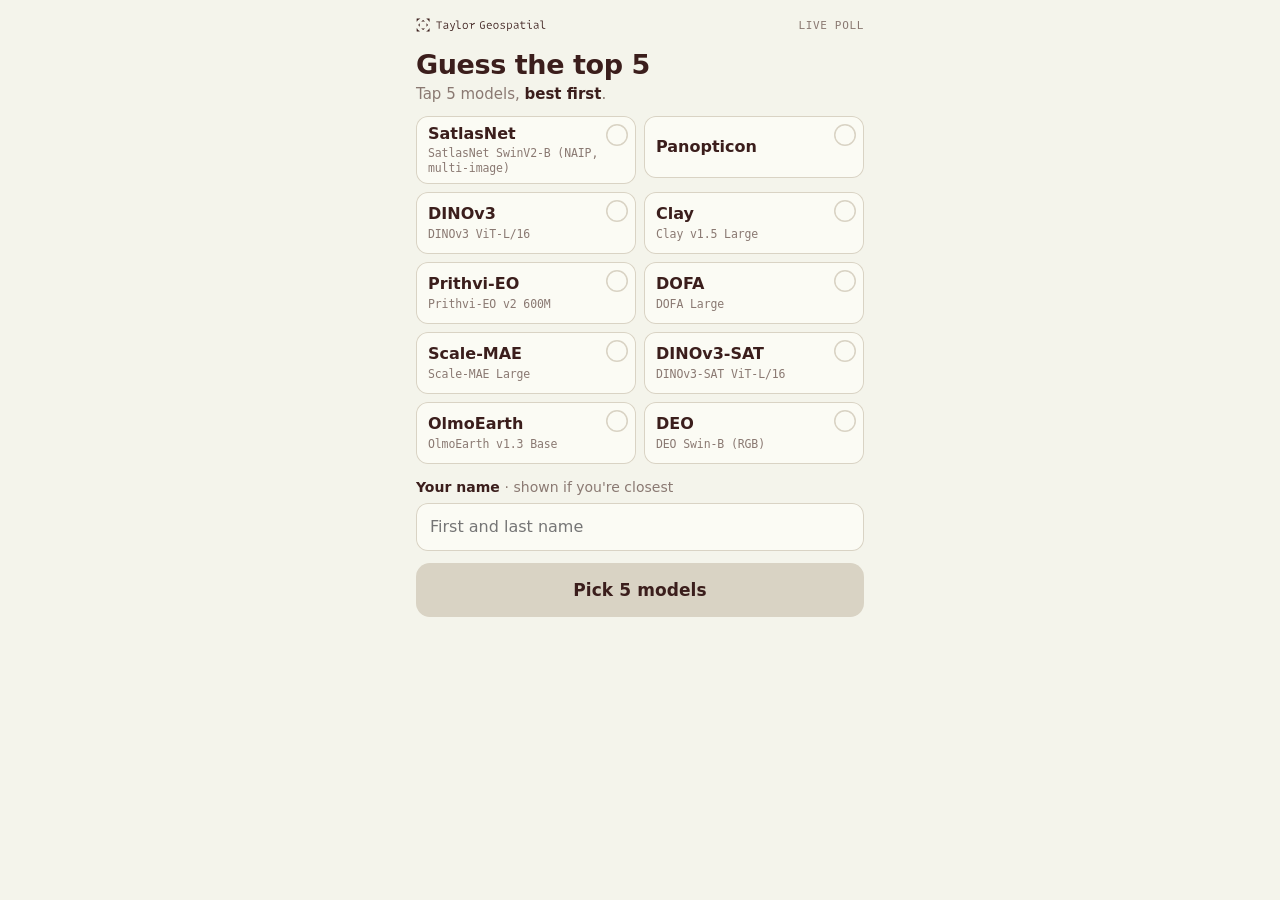
<file: index.html>
<!doctype html>
<html lang="en">
<head>
<meta charset="utf-8">
<meta name="viewport" content="width=device-width, initial-scale=1, viewport-fit=cover">
<meta name="theme-color" content="#F4F4EB">
<meta name="color-scheme" content="light only">
<meta name="robots" content="noindex">
<title>Guess the top 5</title>
<style>
:root {
--brown: #3B1E1C; --ivory: #F4F4EB; --peri: #80A0D8; --red: #FF4F2C;
--muted: #8A7972; --rule: #D9D3C4; --card: #FBFBF4; --peri-wash: #E6ECF4;
--sans: "Open Sans", system-ui, -apple-system, "Segoe UI", Roboto, "Helvetica Neue", Arial, sans-serif;
--mono: "Inconsolata", ui-monospace, "SF Mono", Menlo, Consolas, "Roboto Mono", monospace;
--ease: cubic-bezier(.2, .9, .3, 1.25);
}
* { box-sizing: border-box; }
html { -webkit-text-size-adjust: 100%; text-size-adjust: 100%; }
body {
margin: 0; background: var(--ivory); color: var(--brown); font: 15px/1.35 var(--sans);
-webkit-tap-highlight-color: transparent; overflow-x: hidden;
}
button, input { font: inherit; color: inherit; }
button { -webkit-appearance: none; appearance: none; border: 0; background: none; padding: 0; cursor: pointer; touch-action: manipulation; }
.wrap {
max-width: 480px; margin: 0 auto;
padding: max(14px, env(safe-area-inset-top)) max(16px, env(safe-area-inset-right)) max(18px, env(safe-area-inset-bottom)) max(16px, env(safe-area-inset-left));
}
header { display: flex; align-items: center; justify-content: space-between; height: 22px; margin-bottom: 14px; }
.logo { height: 14px; width: auto; fill: var(--brown); display: block; }
.tag { font: 500 11px/1 var(--mono); letter-spacing: .06em; text-transform: uppercase; color: var(--muted); }
h1 { font-size: 27px; line-height: 1.1; font-weight: 700; letter-spacing: -.015em; margin: 0 0 4px; }
.lead { margin: 0 0 12px; color: var(--muted); font-size: 15px; }
.lead b { color: var(--brown); font-weight: 600; }

/* ---- the 10 cards */
.grid { display: grid; grid-template-columns: 1fr 1fr; gap: 8px; margin: 0 0 14px; padding: 0; list-style: none; }
.card {
position: relative; display: flex; flex-direction: column; justify-content: center; text-align: left;
width: 100%; min-height: 62px; padding: 9px 8px 9px 12px; border-radius: 12px;
background: var(--card); box-shadow: inset 0 0 0 1px var(--rule);
transition: transform .12s ease, opacity .2s ease, background-color .15s ease, box-shadow .15s ease;
-webkit-user-select: none; user-select: none;
}
.card:active { transform: scale(.965); }
.card .nm { font-size: 16px; font-weight: 650; line-height: 1.15; overflow-wrap: anywhere; padding-right: 24px; }
.card .md {
font: 11.5px/1.25 var(--mono); letter-spacing: -.01em; color: var(--muted); margin-top: 3px;
display: -webkit-box; -webkit-line-clamp: 2; -webkit-box-orient: vertical; overflow: hidden;
}
.card[aria-pressed="true"] { background: var(--peri-wash); box-shadow: inset 0 0 0 2px var(--brown); }
.card .badge {
position: absolute; top: 8px; right: 8px; width: 22px; height: 22px; border-radius: 50%;
box-shadow: inset 0 0 0 1.5px var(--rule); font: 700 13px/22px var(--sans); text-align: center; color: transparent;
}
.card[aria-pressed="true"] .badge { background: var(--brown); color: var(--ivory); box-shadow: none; animation: pop .32s var(--ease); }
.card[data-first] .badge { background: var(--red); }
.card .badge.bump { animation: bump .28s var(--ease); }
.full .card[aria-pressed="false"] { opacity: .38; }
.full .card[aria-pressed="false"]:active { transform: none; }
@keyframes pop { 0% { transform: scale(.3); } 100% { transform: scale(1); } }
@keyframes bump { 0% { transform: scale(1); } 40% { transform: scale(1.28); } 100% { transform: scale(1); } }
.grid.nudge { animation: nudge .36s ease; }
@keyframes nudge { 20% { transform: translateX(-5px); } 45% { transform: translateX(5px); } 70% { transform: translateX(-3px); } 100% { transform: none; } }

/* ---- name + submit */
label.f { display: block; font-weight: 600; font-size: 14px; margin: 0 0 6px; }
label.f span { font-weight: 400; color: var(--muted); }
input#name {
display: block; width: 100%; height: 48px; padding: 0 14px; font-size: 16px; /* 16px: no iOS zoom */
border: 0; border-radius: 12px; background: var(--card); box-shadow: inset 0 0 0 1px var(--rule); outline: none;
transition: box-shadow .15s ease;
}
input#name:focus { box-shadow: inset 0 0 0 2px var(--peri); }
input#name.nudge { animation: nudge .36s ease; box-shadow: inset 0 0 0 2px var(--red); }
.btn {
display: block; width: 100%; height: 54px; margin-top: 12px; border-radius: 14px;
background: var(--brown); color: var(--ivory); font-size: 17px; font-weight: 700; letter-spacing: .005em;
transition: transform .12s ease, background-color .2s ease, color .2s ease;
}
.btn:active { transform: scale(.98); }
.btn.wait { background: var(--rule); color: var(--brown); }
.btn.ghost { background: transparent; color: var(--brown); box-shadow: inset 0 0 0 1.5px var(--brown); height: 48px; font-size: 16px; }

/* ---- locked in */
#done { text-align: center; padding-top: 6px; }
.mark { width: 76px; height: 76px; display: block; margin: 10px auto 10px; fill: var(--brown); overflow: visible; }
.mark g { transform-box: view-box; transform-origin: 108px 108px; }
.go .mark .c { animation: lockC .6s var(--ease) both; }
.go .mark .a { animation: lockA .5s .18s cubic-bezier(.2, .8, .3, 1) both; }
@keyframes lockC { 0% { transform: scale(1.6) rotate(-12deg); opacity: 0; } 100% { transform: none; opacity: 1; } }
@keyframes lockA { 0% { transform: scale(.4); opacity: 0; } 100% { transform: none; opacity: 1; } }
#done h1 { font-size: 30px; }
#who { color: var(--muted); margin: 0 0 18px; overflow-wrap: anywhere; }
ol.picks { list-style: none; margin: 0 auto 16px; padding: 0; max-width: 340px; text-align: left; }
ol.picks li {
display: flex; align-items: center; gap: 12px; padding: 10px 12px; margin-bottom: 6px;
background: var(--card); border-radius: 12px; box-shadow: inset 0 0 0 1px var(--rule);
}
.go ol.picks li { animation: rise .35s cubic-bezier(.2, .8, .3, 1) both; }
ol.picks li .n { flex: none; width: 24px; height: 24px; border-radius: 50%; background: var(--brown); color: var(--ivory); font: 700 13px/24px var(--sans); text-align: center; }
ol.picks li:first-child .n { background: var(--red); }
ol.picks li .t { min-width: 0; }
ol.picks li .t b { display: block; font-weight: 650; font-size: 16px; line-height: 1.2; }
ol.picks li .t i { display: block; font: normal 11.5px/1.25 var(--mono); color: var(--muted); white-space: nowrap; overflow: hidden; text-overflow: ellipsis; }
@keyframes rise { from { transform: translateY(8px); opacity: 0; } to { transform: none; opacity: 1; } }
.status { display: inline-flex; align-items: center; gap: 8px; font: 500 12px/1 var(--mono); letter-spacing: .04em; text-transform: uppercase; color: var(--muted); margin: 0 0 14px; min-height: 16px; }
.status::before { content: ""; width: 8px; height: 8px; border-radius: 50%; background: var(--rule); }
.status[data-s="sent"]::before { background: #7FB23A; }
.status[data-s="sending"]::before { background: var(--peri); animation: blink 1s ease-in-out infinite; }
.status[data-s="wait"]::before { background: var(--red); animation: blink 1.4s ease-in-out infinite; }
.status[data-s="dry"]::before { background: var(--peri); }
@keyframes blink { 50% { opacity: .25; } }
.hint { color: var(--muted); font-size: 14px; margin: 14px 0 0; }
[hidden] { display: none !important; }

@media (max-height: 680px) {
header { margin-bottom: 10px; }
h1 { font-size: 24px; }
.lead { margin-bottom: 10px; }
.card { min-height: 56px; padding-top: 7px; padding-bottom: 7px; }
.grid { gap: 7px; }
}
@media (prefers-reduced-motion: reduce) {
*, *::before, *::after { animation: none !important; transition: none !important; }
}
</style>
</head>
<body>
<div class="wrap">
<header>
<svg class="logo" viewBox="0 0 753.1 81.1" role="img" aria-label="Taylor Geospatial"><path d="M117.4,20.7h33.4v4.2h-14.3v37.9h-4.9V24.9h-14.2s0-4.2,0-4.2Z"/><path d="M170.4,43.6l10.7-.6v-2c0-6.2-3.1-8.7-9.2-8.7s-8.1.8-10,1.3l-.4-4.4c1-.3,5.2-1.1,10.4-1.1,9.8,0,14,4.2,14,12.7v10.3c0,3.9.5,8,1.1,11.7l-3.6.6c-.6-2.5-1.1-5-1.4-7.5h-.2c-2.1,5.3-6.8,7.7-12.2,7.7s-10.9-4.2-10.9-10.4,3.3-9,11.8-9.4v-.2ZM170.4,59.4c5,0,10.6-3.4,10.6-9.1v-3.8l-9.4.6c-6.6.4-8.2,2.9-8.2,5.9,0,4.3,2.6,6.4,7,6.4h0Z"/><path d="M201.4,75.8c-2,0-3.6-.3-5.3-.8l.4-4.4c1.4.4,3.2.9,5.1.9,4.5,0,7.2-1.6,9.6-7.4l-14.3-35,4.9-.8,7.9,20.4c1.1,2.8,2.3,5.9,3.4,8.7h.3l8.3-29.1,4.8.7-10,32.8c-3.2,10.5-7.5,14-15,14h0Z"/><path d="M240.2,50.2v-31.3l-9.7.4.4-4.5h14.2v34.3c0,6.5,2.4,10,8.1,10s4.8-.5,6.5-1l.5,4.5c-1.7.5-4.5,1-7.4,1-9,0-12.6-5-12.6-13.3h0Z"/><path d="M270.5,47.1v-2.8c0-10.3,5.3-16.4,14.9-16.4s14.8,6.1,14.8,16.4v2.8c0,10.3-5.3,16.4-14.9,16.4s-14.8-6.1-14.8-16.4ZM285.4,59.2c6.7,0,10.1-4.2,10.1-12.1v-2.8c0-8-3.4-12.1-10-12.1s-10.1,4.1-10.1,12.1v2.8c0,8,3.4,12.1,10,12.1Z"/><path d="M318.5,32.5l-9.1.4.4-4.3h13l.2,9.7h.2c3.7-4.6,10.8-9.2,16.3-10.9l1.9,5.5c-6.5,1.5-13.2,5-18,9.4v20.6h-4.8v-30.3h-.1Z"/><path d="M386.3,39.8h12v19.8c-3,2.2-6.3,3.3-11.5,3.3-9.9,0-15.5-6-15.5-17v-9.6c0-10,5.7-16.9,16.1-16.9s7.5.4,9.6.7l-.7,4.2c-2.1-.3-5.3-.7-9.5-.7-6.7,0-10.7,4.8-10.7,12.6v9.6c0,8,4,12.8,11.1,12.8s4.5-.5,6.1-1.2v-13.7l-7.2.3s.2-4.2.2-4.2Z"/><path d="M414.8,46.6c.1,7.7,4,11.9,11.5,11.9s6.5-1,9.3-2.5l1.3,3.8c-3.4,2-6.9,3-11.1,3-9.8,0-15.7-5.8-15.7-16.5v-2.8c0-9.8,5.5-16.4,14.8-16.4s14.3,6.4,14.3,16.2v3.3h-24.4ZM434.3,42.8c-.2-7.3-3.6-11.4-9.6-11.4s-9.8,4-9.9,11.4h19.5Z"/><path d="M448.4,46.4v-2.8c0-10.3,5.3-16.4,14.9-16.4s14.8,6.1,14.8,16.4v2.8c0,10.3-5.3,16.4-14.9,16.4s-14.8-6.1-14.8-16.4ZM463.3,58.5c6.7,0,10.1-4.2,10.1-12.1v-2.8c0-8-3.4-12.1-10-12.1s-10.1,4.1-10.1,12.1v2.8c0,8,3.4,12.1,10,12.1Z"/><path d="M488.3,58.8l1.8-3.9c2.7,1.7,7.4,3.8,12.5,3.8s8.7-1.8,8.7-5.9-1.5-4.4-6.5-5.6l-6.8-1.7c-4.8-1.2-7.7-4-7.7-8.7s5-9.6,12.7-9.6,9.7,1.3,11.8,2.1l-1.2,4.1c-1.8-.8-6.2-2.1-10.6-2.1s-8.1,1.8-8.1,5.4,2,3.9,5.5,4.8l5.6,1.4c6.5,1.6,10,4,10,9.6s-5,10.4-13.5,10.4-11.7-2.1-14.2-4h0Z"/><path d="M533.4,60.2h-.3c.3,4,.3,7.7.3,11.6v4.1h-4.8V27.7h3.5l.5,3h0c2.3-1.9,6-3.6,10.5-3.6,8.7,0,12.7,5.9,12.7,15.7v3.3c0,10.3-4.9,16.7-14,16.7s-6.4-1.1-8.4-2.6ZM541.7,58.5c6,0,9.4-4.6,9.4-11.8v-3.8c0-7.7-3-11.8-9.6-11.8s-5.7.8-8,2v23.4c2.3,1.4,5.2,2,8.2,2h0Z"/><path d="M577.7,42.9l10.7-.6v-2c0-6.2-3.1-8.7-9.2-8.7s-8.1.8-10,1.3l-.4-4.4c1-.3,5.2-1.1,10.4-1.1,9.8,0,14,4.2,14,12.7v10.3c0,3.9.5,8,1.1,11.7l-3.6.6c-.6-2.5-1.1-5-1.4-7.5h-.2c-2.1,5.3-6.8,7.7-12.2,7.7s-10.9-4.2-10.9-10.4,3.3-9,11.8-9.4v-.2ZM577.7,58.7c5,0,10.6-3.4,10.6-9.1v-3.8l-9.4.6c-6.6.4-8.2,2.9-8.2,5.9,0,4.3,2.6,6.4,7,6.4h0Z"/><path d="M610.7,28v-9.4h4.9v9.3l17.4-.2-.6,4.3h-16.8c0-.1,0,19.3,0,19.3,0,4.6,2.7,7.3,8.2,7.3s6.2-.8,8.4-1.4l.4,4.2c-2.3.8-6.4,1.6-9.9,1.6-8.1,0-12-4-12-10.6v-20.4h-8.2c0,.1,0-3.9,0-3.9h8.2,0Z"/><path d="M654.3,50.3v-18.6l-11.3.4.3-4.3h15.9v21.5c0,5.7.9,9.1,6.1,9.1s4.8-.7,6.4-1.3l.8,4.1c-1.8.9-5,1.7-8.1,1.7-7,0-10-3.8-10-12.5h-.1ZM656.7,11.6c2.3,0,4,1.5,4,3.5s-1.7,3.7-4,3.7-3.9-1.6-3.9-3.7,1.7-3.5,3.9-3.5Z"/><path d="M693.6,42.9l10.7-.6v-2c0-6.2-3.1-8.7-9.2-8.7s-8.1.8-10,1.3l-.4-4.4c1-.3,5.2-1.1,10.4-1.1,9.8,0,14,4.2,14,12.7v10.3c0,3.9.5,8,1.1,11.7l-3.6.6c-.6-2.5-1.1-5-1.4-7.5h-.2c-2.1,5.3-6.8,7.7-12.2,7.7s-10.9-4.2-10.9-10.4,3.3-9,11.8-9.4v-.2ZM693.7,58.7c5,0,10.6-3.4,10.6-9.1v-3.8l-9.4.6c-6.6.4-8.2,2.9-8.2,5.9,0,4.3,2.6,6.4,7,6.4h0Z"/><path d="M729.4,49.5v-31.3l-9.7.4.4-4.5h14.2v34.3c0,6.5,2.4,10,8.1,10s4.8-.5,6.5-1l.5,4.5c-1.7.5-4.5,1-7.4,1-9,0-12.6-5-12.6-13.3h0Z"/><g><g><path d="M21.2,31.2l-8.8,8.8c-.3.3-.3.8,0,1.1l8.8,8.8c.6.6,1.5,0,1.3-.8-2-5.5-2-11.5,0-17,.3-.8-.7-1.4-1.3-.8h0Z"/><path d="M31.8,20.6l8.8-8.8c.3-.3.8-.3,1.1,0l8.8,8.8c.6.6,0,1.5-.8,1.3-5.5-2-11.5-2-17,0-.8.3-1.4-.7-.8-1.3h0Z"/><path d="M61.2,49.9l8.8-8.8c.3-.3.3-.8,0-1.1l-8.8-8.8c-.6-.6-1.5,0-1.3.8,2,5.5,2,11.5,0,17-.3.8.7,1.4,1.3.8h0Z"/><path d="M50.5,60.5l-8.8,8.8c-.3.3-.8.3-1.1,0l-8.8-8.8c-.6-.6,0-1.5.8-1.3,5.5,2,11.5,2,17,0,.8-.3,1.4.7.8,1.3h0Z"/></g><g><path d="M78.6,20.7V4.3c0-.5-.4-1-1-1h-16c-1,0-1.4,1.4-.4,1.9,7,3.2,12.5,8.8,15.5,15.9.4,1,1.9.7,1.9-.4Z"/><path d="M3.8,60.4v16.4c0,.5.4,1,1,1h16c1,0,1.4-1.4.4-1.9-7-3.2-12.5-8.8-15.5-15.9-.4-1-1.9-.7-1.9.4Z"/><path d="M61.2,77.8h16.4c.5,0,1-.4,1-1v-16c0-1-1.4-1.4-1.9-.4-3.2,7-8.8,12.5-15.9,15.5-1,.4-.7,1.9.4,1.9Z"/><path d="M21.2,3.3H4.8c-.5,0-1,.4-1,1v16c0,1,1.4,1.4,1.9.4,3.2-7,8.8-12.5,15.9-15.5s.7-1.9-.4-1.9Z"/></g></g></svg>
<span class="tag" id="tag">Live poll</span>
</header>

<main id="pick">
<h1>Guess the top 5</h1>
<p class="lead">Tap 5 models, <b>best first</b>.</p>
<ul class="grid" id="grid" aria-label="Models"></ul>
<label class="f" for="name">Your name <span>· shown if you're closest</span></label>
<input id="name" name="name" type="text" maxlength="30" autocomplete="name" autocapitalize="words" spellcheck="false" enterkeyhint="done" placeholder="First and last name">
<button class="btn wait" id="submit" type="button">Pick 5 models</button>
</main>

<main id="done" hidden>
<svg class="mark" viewBox="64 64 88 88" aria-hidden="true"><g class="a"><path d="M87.9,98.6l-8.8,8.8c-.3.3-.3.8,0,1.1l8.8,8.8c.6.6,1.6,0,1.3-.8-2.1-5.5-2.1-11.6,0-17,.3-.8-.7-1.4-1.3-.8Z"/><path d="M98.6,87.9l8.8-8.8c.3-.3.8-.3,1.1,0l8.8,8.8c.6.6,0,1.6-.8,1.3-5.5-2.1-11.6-2.1-17,0-.8.3-1.4-.7-.8-1.3Z"/><path d="M128.1,117.4l8.8-8.8c.3-.3.3-.8,0-1.1l-8.8-8.8c-.6-.6-1.6,0-1.3.8,2.1,5.5,2.1,11.6,0,17-.3.8.7,1.4,1.3.8Z"/><path d="M117.4,128.1l-8.8,8.8c-.3.3-.8.3-1.1,0l-8.8-8.8c-.6-.6,0-1.6.8-1.3,5.5,2.1,11.6,2.1,17,0,.8-.3,1.4.7.8,1.3Z"/></g><g class="c"><path d="M145.6,88v-16.5c0-.5-.4-1-1-1h-16.1c-1,0-1.4,1.4-.4,1.9,7,3.2,12.6,8.9,15.6,16,.4,1,1.9.7,1.9-.4Z"/><path d="M70.4,128v16.5c0,.5.4,1,1,1h16.1c1,0,1.4-1.4.4-1.9-7-3.2-12.6-8.9-15.6-16-.4-1-1.9-.7-1.9.4Z"/><path d="M128.1,145.4h16.5c.5,0,1-.4,1-1v-16.1c0-1-1.4-1.4-1.9-.4-3.2,7-8.9,12.6-16,15.6-1,.4-.7,1.9.4,1.9Z"/><path d="M87.9,70.6h-16.5c-.5,0-1,.4-1,1v16.1c0,1,1.4,1.4,1.9.4,3.2-7,8.9-12.6,16-15.6,1-.4.7-1.9-.4-1.9Z"/></g></svg>
<h1>Locked in</h1>
<p id="who"></p>
<ol class="picks" id="picks"></ol>
<div class="status" id="status" role="status" aria-live="polite"></div>
<button class="btn ghost" id="change" type="button">Change picks</button>
<p class="hint">Watch the screen for the reveal.</p>
</main>
</div>

<script>
window.CROWD_CONFIG = {
// The form's POST endpoint: https://docs.google.com/forms/d/e/<FORM_ID>/formResponse ("viewform" swapped for "formResponse").
formAction: "https://docs.google.com/forms/d/e/1FAIpQLScuCL3WdluWsOqfwb5LGCE4yD19xolNlJsRTzXrsapg6mZFnA/formResponse",

// Google Form field ids, "entry.<number>", one per short-answer question titled exactly like the key.
// rank1..rank5 hold model ids from crowd/models.json, best first.
entries: {
rank1: "entry.1224083048",  // model id guessed #1
rank2: "entry.874932282",  // model id guessed #2
rank3: "entry.132482363",  // model id guessed #3
rank4: "entry.1527712062",  // model id guessed #4
rank5: "entry.247129704",  // model id guessed #5
name: "entry.442523175",   // the voter's name, trimmed, at most 30 characters
device: "entry.1125182619"  // random id made once per phone (localStorage); the reveal keeps the last ballot per device
},

// Id of the Google Sheet linked to the form (from its URL: /spreadsheets/d/<sheetId>/edit). Read by the reveal slide.
sheetId: "1jElv78R6gWOU8eOpgv-LjjMi3xoiSpGOKGJqrw4jzms",

// Tab of that Sheet holding the responses, usually "Form Responses 1". Read by the reveal slide.
sheetTab: "Form Responses 1",

// TEMP public test URL (GitHub Pages). For the talk: "https://research.taylorgeospatial.org/top-5-leaderboard-satsummit-2026/",
// then rerun `python3 crowd/site.py <site repo>` (the QR slide encodes this value).
// Public URL of the vote page (the site root of crowd/site.py), encoded in the QR code.
voteUrl: "https://maxlenormand.github.io/satsummit-top5-test/",

// ISO time voting opens, e.g. "2026-11-18T09:00:00-05:00". The reveal ignores rows stamped before it (rehearsals).
// !! SET BEFORE THE TALK to the morning of 18 Nov 2026 (just before the QR slide). This pre-talk value lets test votes count.
startTime: "2026-11-17T00:00:00-06:00"
};
</script>
<script>
window.CROWD_MODELS = {"models":[{"id":"deo","name":"DEO","model":"DEO Swin-B (RGB)"},{"id":"dofa","name":"DOFA","model":"DOFA Large"},{"id":"dinov3-sat","name":"DINOv3-SAT","model":"DINOv3-SAT ViT-L/16"},{"id":"panopticon","name":"Panopticon","model":"Panopticon"},{"id":"clay","name":"Clay","model":"Clay v1.5 Large"},{"id":"dinov3","name":"DINOv3","model":"DINOv3 ViT-L/16"},{"id":"olmoearth","name":"OlmoEarth","model":"OlmoEarth v1.3 Base"},{"id":"scale-mae","name":"Scale-MAE","model":"Scale-MAE Large"},{"id":"prithvi","name":"Prithvi-EO","model":"Prithvi-EO v2 600M"},{"id":"satlas","name":"SatlasNet","model":"SatlasNet SwinV2-B (NAIP, multi-image)"}]};
</script>
<script>
(function () {
"use strict";
var MAX = 5, RETRY_MS = 8000, TIMEOUT_MS = 15000, NAME_MAX = 30;
// Fallback when crowd/models.json can't be loaded (and in dev before it exists). Display fields only: never ranks.
var FALLBACK = [
{ id: "deo", name: "DEO", model: "DEO Swin-B (RGB)" },
{ id: "dofa", name: "DOFA", model: "DOFA Large" },
{ id: "dinov3-sat", name: "DINOv3-SAT", model: "DINOv3-SAT ViT-L/16" },
{ id: "panopticon", name: "Panopticon", model: "Panopticon" },
{ id: "clay", name: "Clay", model: "Clay v1.5 Large" },
{ id: "dinov3", name: "DINOv3", model: "DINOv3 ViT-L/16" },
{ id: "olmoearth", name: "OlmoEarth", model: "OlmoEarth v1.3 Base" },
{ id: "scale-mae", name: "Scale-MAE", model: "Scale-MAE Large" },
{ id: "prithvi", name: "Prithvi-EO", model: "Prithvi-EO v2 600M" },
{ id: "satlas", name: "SatlasNet", model: "SatlasNet SwinV2-B (NAIP, multi-image)" }
];

var CFG = window.CROWD_CONFIG || {};
var Q = new URLSearchParams(location.search);
var DRY = !CFG.formAction || CFG.formAction === "TODO" || Q.has("dry");
var K = { dev: "crowd.device", ballot: "crowd.ballot", dry: "crowd.dryrun" };
var $ = function (id) { return document.getElementById(id); };

// ---- storage (private mode / blocked storage must not break the page)
function get(k) { try { return window.localStorage.getItem(k); } catch (e) { return null; } }
function set(k, v) { try { window.localStorage.setItem(k, v); } catch (e) {} }
function del(k) { try { window.localStorage.removeItem(k); } catch (e) {} }
function getJSON(k) { try { return JSON.parse(get(k)); } catch (e) { return null; } }

if (Q.has("reset")) { del(K.ballot); del(K.dev); del(K.dry); history.replaceState(null, "", location.pathname); }

function rid() {
var a = new Uint8Array(8), s = "";
try { crypto.getRandomValues(a); } catch (e) { for (var j = 0; j < 8; j++) a[j] = Math.random() * 256; }
for (var i = 0; i < 8; i++) s += (a[i] % 36).toString(36);
return "d" + Date.now().toString(36).slice(-4) + s;
}
var device = get(K.dev);
if (!device) { device = rid(); set(K.dev, device); }

function hash(str) { // FNV-1a, for the per-device shuffle
var h = 2166136261;
for (var i = 0; i < str.length; i++) { h ^= str.charCodeAt(i); h = Math.imul(h, 16777619); }
return h >>> 0;
}
function clean(list) {
var out = [];
(list || []).forEach(function (m) {
if (m && m.id && m.name) out.push({ id: String(m.id), name: String(m.name), model: m.model ? String(m.model) : "" });
});
return out.length >= MAX ? out : null;
}

var models = [], byId = {}, picks = [], ballot = getJSON(K.ballot), inflight = false, timer = null;
var grid = $("grid"), nameEl = $("name"), submitEl = $("submit");

// ---- picking
function render() {
grid.innerHTML = "";
models.forEach(function (m) {
var li = document.createElement("li");
var b = document.createElement("button");
b.type = "button"; b.className = "card"; b.dataset.id = m.id;
var sub = m.model && m.model !== m.name ? '<span class="md"></span>' : "";
b.innerHTML = '<span class="nm"></span>' + sub + '<span class="badge" aria-hidden="true"></span>';
b.querySelector(".nm").textContent = m.name;
if (sub) b.querySelector(".md").textContent = m.model;
b.addEventListener("click", function () { tap(m.id); });
li.appendChild(b); grid.appendChild(li);
});
paint(null);
}
function tap(id) {
var i = picks.indexOf(id);
if (i >= 0) { picks.splice(i, 1); paint(i); }
else if (picks.length < MAX) {
picks.push(id); paint(null);
buzz(8);
if (picks.length === MAX && !nameEl.value.trim()) reveal(nameEl);
} else { nudge(grid); buzz([6, 40, 6]); }
}
function paint(removedAt) {
var cards = grid.querySelectorAll(".card");
for (var k = 0; k < cards.length; k++) {
var c = cards[k], i = picks.indexOf(c.dataset.id), on = i >= 0, badge = c.querySelector(".badge");
var was = c.getAttribute("aria-pressed") === "true", old = badge.textContent;
c.setAttribute("aria-pressed", on ? "true" : "false");
badge.textContent = on ? String(i + 1) : "";
if (i === 0) c.setAttribute("data-first", ""); else c.removeAttribute("data-first");
c.setAttribute("aria-label", byId[c.dataset.id].name + (on ? ", pick " + (i + 1) : ""));
if (on && was && removedAt !== null && old !== badge.textContent) { // renumbered: small bump
badge.classList.remove("bump"); void badge.offsetWidth; badge.classList.add("bump");
}
}
grid.classList.toggle("full", picks.length === MAX);
updateSubmit();
}
function cleanName(v) { return String(v || "").replace(/\s+/g, " ").trim().slice(0, NAME_MAX); }
function updateSubmit() {
var left = MAX - picks.length, nm = cleanName(nameEl.value);
submitEl.textContent = left === MAX ? "Pick 5 models" : left > 0 ? "Pick " + left + " more" : !nm ? "Add your name" : "Lock in my top 5";
submitEl.classList.toggle("wait", left > 0 || !nm);
}
function nudge(el) { el.classList.remove("nudge"); void el.offsetWidth; el.classList.add("nudge"); setTimeout(function () { el.classList.remove("nudge"); }, 600); }
function buzz(p) { try { if (navigator.vibrate) navigator.vibrate(p); } catch (e) {} }
function reveal(el) {
var r = el.getBoundingClientRect();
if (r.bottom > window.innerHeight - 70) {
try { submitEl.scrollIntoView({ behavior: matchMedia("(prefers-reduced-motion: reduce)").matches ? "auto" : "smooth", block: "end" }); }
catch (e) { submitEl.scrollIntoView(false); }
}
}
nameEl.addEventListener("input", updateSubmit);
nameEl.addEventListener("keydown", function (e) { if (e.key === "Enter") { nameEl.blur(); submit(); } });
submitEl.addEventListener("click", submit);

function submit() {
if (picks.length < MAX) { nudge(grid); return; }
var nm = cleanName(nameEl.value);
if (!nm) { nudge(nameEl); nameEl.focus(); return; }
nameEl.value = nm;
ballot = { picks: picks.slice(), name: nm, device: device, seq: ((ballot && ballot.seq) || 0) + 1, ts: Date.now(), sent: 0 };
set(K.ballot, JSON.stringify(ballot)); // saved on the phone first, then sent
showDone(true);
flush();
}

// ---- locked in
function showDone(animate) {
$("pick").hidden = true; $("done").hidden = false;
$("who").textContent = ballot.name;
var ol = $("picks"); ol.innerHTML = "";
ballot.picks.forEach(function (id, i) {
var m = byId[id] || { name: id, model: "" };
var li = document.createElement("li");
li.innerHTML = '<span class="n"></span><span class="t"><b></b><i></i></span>';
li.querySelector(".n").textContent = String(i + 1);
li.querySelector("b").textContent = m.name;
li.querySelector("i").textContent = m.model && m.model !== m.name ? m.model : "";
li.style.animationDelay = (0.25 + i * 0.06) + "s";
ol.appendChild(li);
});
var d = $("done"); d.classList.remove("go");
if (animate) { void d.offsetWidth; d.classList.add("go"); }
window.scrollTo(0, 0);
status();
}
$("change").addEventListener("click", function () {
picks = ballot.picks.slice(); nameEl.value = ballot.name;
$("done").hidden = true; $("pick").hidden = false; paint(null); window.scrollTo(0, 0);
});
function status() {
var s = $("status"), st, txt;
if (!ballot) return;
if (ballot.sent === ballot.seq) { st = ballot.dry ? "dry" : "sent"; txt = ballot.dry ? "Saved · dry run" : "Sent"; }
else if (inflight) { st = "sending"; txt = "Sending…"; }
else { st = "wait"; txt = "Saved · sending when online"; }
s.dataset.s = st; s.textContent = txt;
}

// ---- send queue: retry on `online`, on return to the page and every 8 s until a send resolves
function payload(b) {
var e = CFG.entries || {}, p = new URLSearchParams();
var key = function (k) { return e[k] && e[k] !== "TODO" ? e[k] : k; }; // dry run: readable keys
for (var i = 0; i < MAX; i++) p.append(key("rank" + (i + 1)), b.picks[i] || "");
p.append(key("name"), b.name);
p.append(key("device"), b.device);
return p;
}
function markSent(seq, dry) {
var cur = getJSON(K.ballot) || ballot;
if (cur && cur.seq === seq) { cur.sent = seq; cur.dry = dry ? 1 : 0; ballot = cur; set(K.ballot, JSON.stringify(cur)); }
else if (ballot && ballot.seq === seq) { ballot.sent = seq; ballot.dry = dry ? 1 : 0; }
}
function schedule() { clearTimeout(timer); timer = setTimeout(flush, RETRY_MS); }
function flush() {
if (!ballot || ballot.sent === ballot.seq || inflight) { status(); return; }
var b = ballot, body = payload(b);
if (DRY) {
inflight = true; status();
console.log("[crowd vote] dry run, would POST to", CFG.formAction, body.toString());
var log = getJSON(K.dry) || []; log.push({ ts: Date.now(), body: body.toString() }); set(K.dry, JSON.stringify(log.slice(-20)));
setTimeout(function () { inflight = false; markSent(b.seq, true); status(); }, 450);
return;
}
if (navigator.onLine === false) { status(); schedule(); return; }
if (!window.fetch) { // very old browsers: the beacon is the only way
if (beacon(b)) markSent(b.seq, false); else schedule();
status(); return;
}
inflight = true; status();
var ctl = window.AbortController ? new AbortController() : null;
var guard = setTimeout(function () { if (ctl) ctl.abort(); }, TIMEOUT_MS);
fetch(CFG.formAction, {
method: "POST", mode: "no-cors", credentials: "omit", cache: "no-store", keepalive: true,
headers: { "Content-Type": "application/x-www-form-urlencoded" }, body: body.toString(),
signal: ctl ? ctl.signal : undefined
}).then(function () { // opaque response = it reached Google
clearTimeout(guard); inflight = false; markSent(b.seq, false); status();
if (ballot.sent !== ballot.seq) flush(); // changed picks meanwhile
}, function () {
clearTimeout(guard); inflight = false; status(); schedule();
});
}
var beaconed = 0;
function beacon(b) {
try {
if (DRY || inflight || !navigator.sendBeacon || navigator.onLine === false || beaconed === b.seq) return false; // a keepalive fetch in flight finishes anyway
beaconed = b.seq;
return navigator.sendBeacon(CFG.formAction, new Blob([payload(b).toString()], { type: "application/x-www-form-urlencoded" }));
} catch (e) { return false; }
}
window.addEventListener("online", flush);
document.addEventListener("visibilitychange", function () {
if (document.visibilityState === "visible") flush();
else if (ballot && ballot.sent !== ballot.seq) beacon(ballot); // leaving with an unsent ballot: one last try
});
window.addEventListener("pagehide", function () { if (ballot && ballot.sent !== ballot.seq) beacon(ballot); });
setInterval(function () { if (ballot && ballot.sent !== ballot.seq && !inflight) flush(); }, RETRY_MS);

// ---- start
function start(list) {
models = (clean(list) || FALLBACK).slice();
byId = {}; models.forEach(function (m) { byId[m.id] = m; });
models.sort(function (a, b) { return hash(device + ":" + a.id) - hash(device + ":" + b.id); }); // stable per phone
if (DRY) $("tag").textContent = "Dry run";
render();
if (ballot && ballot.picks && ballot.name) {
ballot.picks = ballot.picks.filter(function (id) { return byId[id]; });
if (ballot.picks.length === MAX) { showDone(false); flush(); return; }
ballot = null; del(K.ballot);
}
}
if (window.CROWD_MODELS) start(window.CROWD_MODELS.models || window.CROWD_MODELS);
else if (window.fetch) {
var done = false, go = function (l) { if (!done) { done = true; start(l); } };
setTimeout(function () { go(null); }, 4000);
fetch("../models.json", { cache: "no-store" }).then(function (r) { return r.json(); })
.then(function (j) { go(j && j.models); }, function () { go(null); });
} else start(null);

// test hook (headless checks): state without the UI
window.__crowd = { get ballot() { return ballot; }, get picks() { return picks.slice(); }, flush: flush, dry: DRY, device: device };
})();
</script>
</body>
</html>
</file>
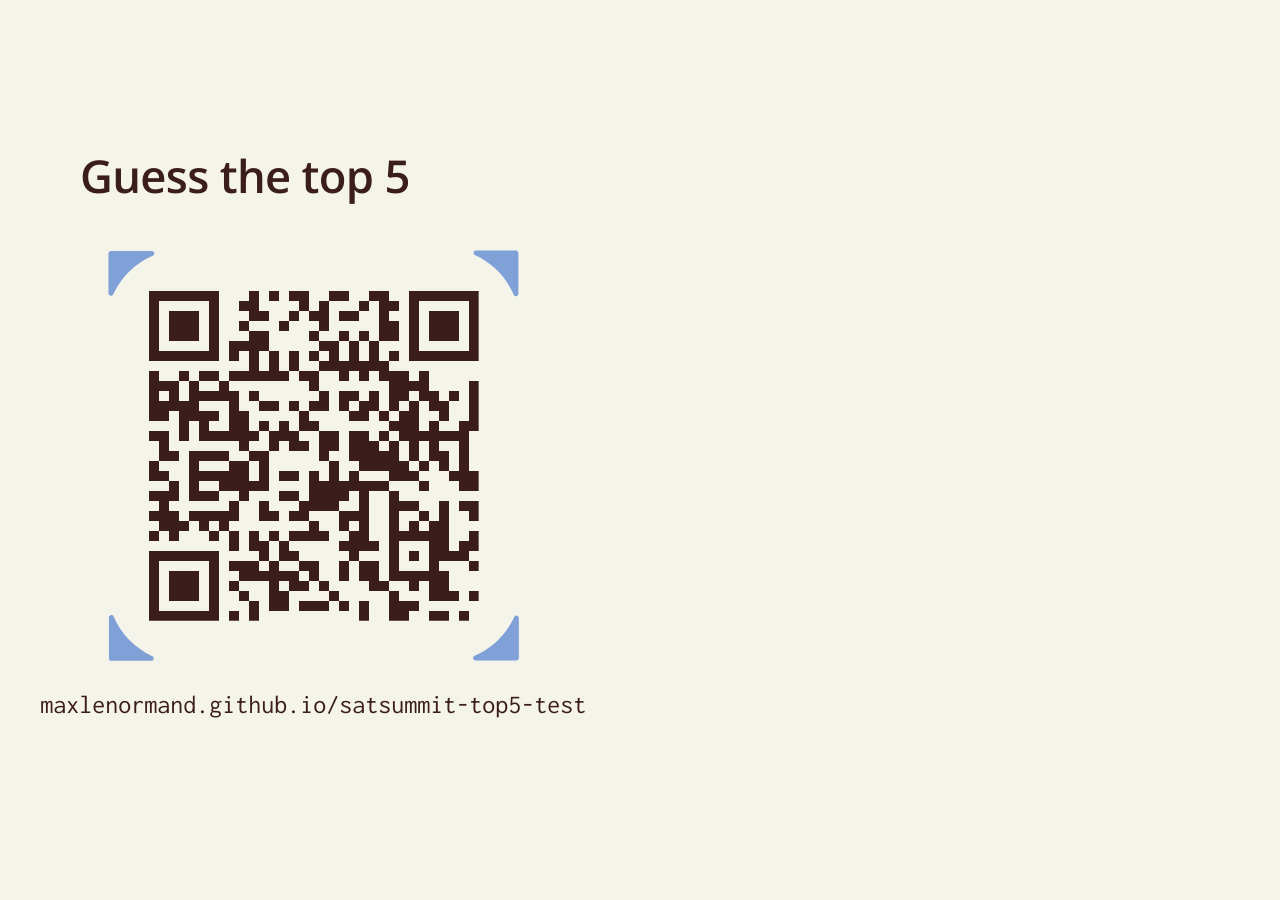
<file: qr/index.html>
<!doctype html>
<html lang="en">
<head>
<meta charset="utf-8">
<meta name="viewport" content="width=device-width, initial-scale=1">
<title>Crowd top 5 QR</title>
<link rel="stylesheet" href="../brand/tokens.css">
<link rel="stylesheet" href="../lib/crowd.css">
<style>
  #qr svg { display: block; }
  #count { transition: opacity 0.6s ease; }
  #count .num { transition: opacity 0.25s ease; }
  .todo { position: absolute; border: 4px dashed var(--tg-rule); display: flex; align-items: center; justify-content: center;
    font: 400 30px/1.3 var(--mono); color: var(--muted); text-align: center; }
</style>
</head>
<body>
<div id="stage">
  <div class="t-title">Guess the top 5</div>
  <div id="frame" class="lab"></div>
  <div id="qr" class="lab"></div>
  <div id="url" class="lab t-mono"></div>
  <div id="count" class="lab" style="opacity:0">
    <div class="num t-big" style="font-size:260px"></div>
    <div class="unit t-say mute" style="margin-top:34px;font-size:56px"></div>
  </div>
</div>
<!-- shared contract: crowd/config.js (vote branch) sets window.CROWD_CONFIG; missing = defaults -->
<script src="../config.js" onerror="void 0"></script>
<script src="../fixtures/meta.js"></script>
<script src="../lib/vendor/qrcode.js"></script>
<script src="../lib/tally.js"></script>
<script src="../lib/sheet.js"></script>
<script src="../lib/stage.js"></script>
<script>
/* Crowd top-5 QR slide: the QR code of voteUrl (encoded here, offline, by the vendored qrcode-generator 1.4.4, MIT),
   the short address under it, and a live vote counter (clean ballots: after startTime, one per device, valid) polled
   every 5 s. The counter shows only once the Sheet has answered; it hides after 3 failed polls in a row and never
   shows an error. One beat. ?mock=live shows fixture votes arriving. */
(function () {
  "use strict";
  const S = CrowdStage, cfg = CrowdSheet.config();
  const $ = (id) => document.getElementById(id);
  const url = String(cfg.voteUrl || "");
  const short = url.replace(/^https?:\/\//, "").replace(/^www\./, "").replace(/\/$/, "");

  // layout (stage px): the QR left in the brand frame, the counter right; both centred on the same line
  const CY = 548, QCX = 470, FO = 62;          // QCX: the QR's centre x
  if (CrowdSheet.isSet(url)) {
    const q = qrcode(0, "M");                          // smallest version that fits, error correction M (15%)
    q.addData(url); q.make();
    const N = q.getModuleCount(), MOD = Math.max(8, Math.min(18, Math.floor(520 / N))), SIZE = N * MOD, QX = QCX - SIZE / 2;
    let d = "";
    for (let y = 0; y < N; y++) {
      let x = 0;
      while (x < N) {
        if (!q.isDark(y, x)) { x++; continue; }
        let e = x; while (e < N && q.isDark(y, e)) e++;
        d += `M${x} ${y}h${e - x}v1h-${e - x}z`; x = e;
      }
    }
    const Y = CY - SIZE / 2;
    $("qr").innerHTML = `<svg xmlns="http://www.w3.org/2000/svg" width="${SIZE}" height="${SIZE}" viewBox="0 0 ${N} ${N}" shape-rendering="crispEdges" role="img" aria-label="QR code: ${S.esc(url)}"><path d="${d}" fill="var(--ink)"/></svg>`;
    Object.assign($("qr").style, { left: QX + "px", top: Y + "px" });
    $("frame").innerHTML = frame(SIZE + 2 * FO, SIZE + 2 * FO, 72);
    Object.assign($("frame").style, { left: QX - FO + "px", top: Y - FO + "px" });
    $("url").textContent = short;
    Object.assign($("url").style, { left: QX + SIZE / 2 + "px", top: Y + SIZE + FO + 44 + "px", fontSize: "44px",
      transform: "translateX(-50%)" });
    fitUrl(QX + SIZE / 2);
  } else {                                             // not configured yet: a placeholder the team will notice
    const el = document.createElement("div");
    el.className = "todo"; el.textContent = "voteUrl not set\n(crowd/config.js)"; el.style.whiteSpace = "pre";
    Object.assign(el.style, { left: QCX - 250 + "px", top: CY - 250 + "px", width: "500px", height: "500px" });
    $("stage").appendChild(el);
  }
  // keep the address on the stage: never wider than the left column, centred under the QR
  function fitUrl(cx) {
    document.fonts.ready.then(() => {
      const el = $("url"), w = el.offsetWidth, max = Math.min(2 * cx - 120, 900);
      if (w > max) el.style.fontSize = Math.floor(44 * max / w) + "px";
    });
  }
  /* the TG brand frame: one corner piece (brand kit path, as the deck's _board.js) turned to each corner */
  function frame(W, H, Sz) {
    const P = "M50,1.8H4c-1.5,0-2.7,1.2-2.7,2.7v45c0,2.9,4,3.8,5.2,1.2C15.4,31.2,31.3,15.5,51.1,7.1c2.8-1.2,1.9-5.3-1-5.3h-.1Z";
    const one = (x, y, deg) => `<svg xmlns="http://www.w3.org/2000/svg" viewBox="0 0 54 54" width="${Sz}" height="${Sz}" aria-hidden="true"`
      + ` style="position:absolute;left:${x}px;top:${y}px;transform:rotate(${deg}deg)"><path d="${P}" fill="var(--accent)"/></svg>`;
    return `<div style="position:relative;width:${W}px;height:${H}px">` + one(0, 0, 0) + one(W - Sz, 0, 90) + one(W - Sz, H - Sz, 180) + one(0, H - Sz, 270) + "</div>";
  }

  // the counter: right half, its number's centre line on the QR's
  const cnt = $("count");
  Object.assign(cnt.style, { left: "1330px", top: CY - 180 + "px", transform: "translateX(-50%)", textAlign: "center" });
  let shown = null, fails = 0, busy = false;
  function setCount(n) {
    if (n === shown) return;
    const num = cnt.querySelector(".num"), unit = cnt.querySelector(".unit");
    const apply = () => { num.textContent = String(n); unit.textContent = n === 1 ? "vote" : "votes"; num.style.opacity = 1; };
    if (shown == null || document.documentElement.classList.contains("still")) apply();
    else { num.style.opacity = 0; setTimeout(apply, 250); }                // numbers fade, never count up
    shown = n;
  }
  async function poll() {
    if (busy) return;
    busy = true;
    try {
      const d = await CrowdSheet.load({ timeout: 4000, retries: 0 });
      fails = 0; setCount(d.result.n); cnt.style.opacity = 1;
    } catch (e) {
      if (++fails >= 3 || shown == null) cnt.style.opacity = 0;
    }
    busy = false;
  }
  poll();
  setInterval(poll, 5000);
  window.crowdQr = { poll };
  S.start(1, () => {});
})();
</script>
</body>
</html>
</file>
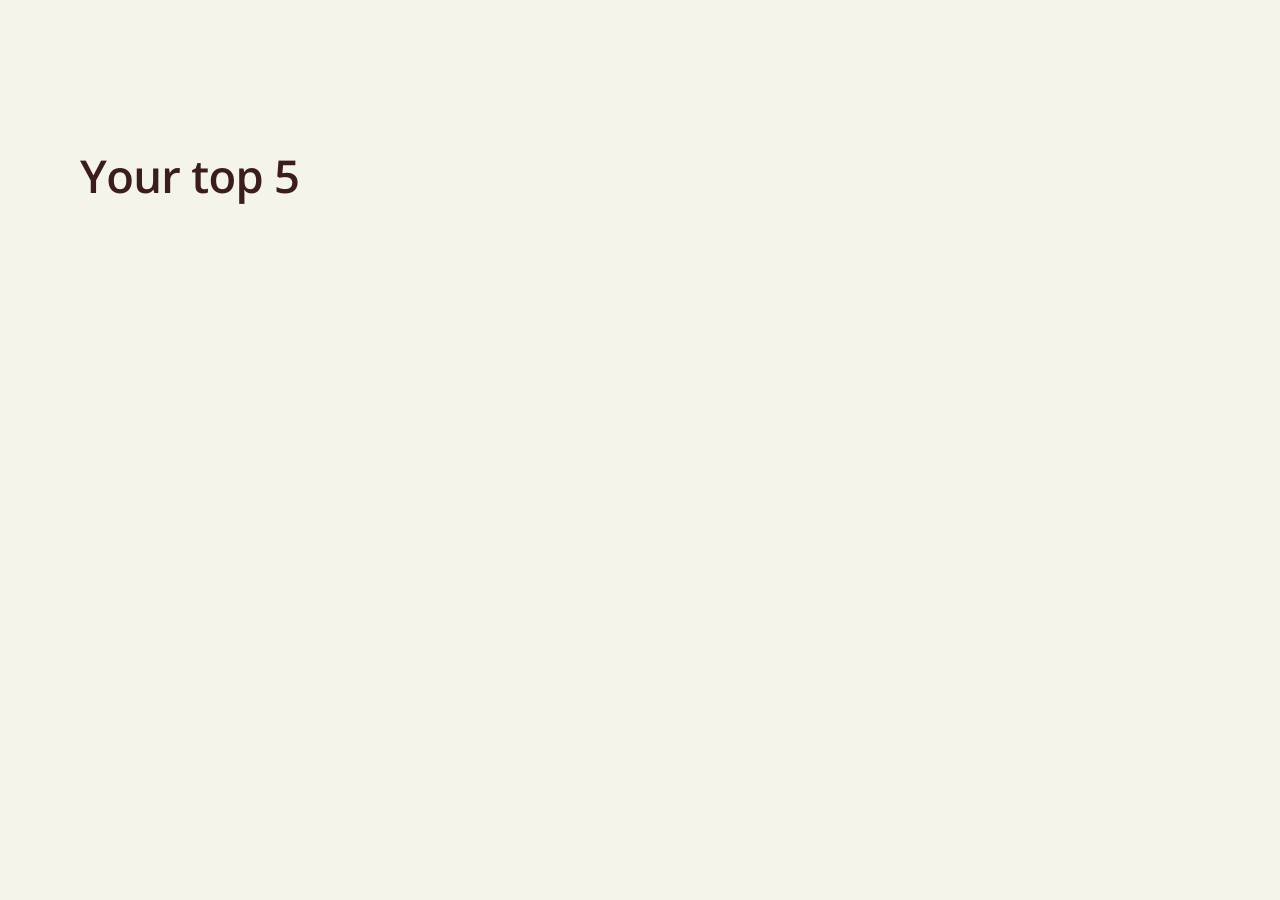
<file: reveal/index.html>
<!doctype html>
<html lang="en">
<head>
<meta charset="utf-8">
<meta name="viewport" content="width=device-width, initial-scale=1">
<title>Crowd top 5 reveal</title>
<link rel="stylesheet" href="../brand/tokens.css">
<link rel="stylesheet" href="../lib/crowd.css">
<style>
  .row-x { transition: opacity 0.45s ease; }
  #loading { position: absolute; left: 120px; top: 300px; }
</style>
</head>
<body>
<div id="stage">
  <svg class="g" id="g" viewBox="0 0 1920 1080"></svg>
  <div id="txt"></div>
  <div class="t-title" id="title"></div>
  <div class="t-src" id="src"></div>
</div>
<!-- shared contract: crowd/config.js (vote branch) sets window.CROWD_CONFIG; missing = defaults -->
<script src="../config.js" onerror="void 0"></script>
<script src="../fixtures/meta.js"></script>
<script src="../lib/tally.js"></script>
<script src="../lib/sheet.js"></script>
<script src="../lib/stage.js"></script>
<script>
/* Crowd top-5 reveal. On arrival: one fetch of the Sheet, then FROZEN (R reloads by hand).
   Beats (live):  1 the crowd's top 5 (Borda bars, N votes)
                  2 the leaderboard's top 5 beside it, with #6 just under the cut; 95% ranges; "too close to call" bands
                  3 lines from each crowd pick to its real place (picks outside the top 5 go off to their real rank, red)
                  4 % who put the real #1 first   5 how many named all five   6 the closest guess's name
   Fallback (no votes, or the Sheet can't be read): the leaderboard's top 5 alone, one beat, no error text.
   ?wait=1: don't fetch until the deck posts {crowd: "load"} (so an iframe loaded early doesn't freeze an empty sheet). */
(function () {
  "use strict";
  const S = CrowdStage, g = document.getElementById("g"), T = document.getElementById("txt");
  const titleEl = document.getElementById("title"), srcEl = document.getElementById("src");
  const Q = new URLSearchParams(location.search);
  const COL = { ink: "#3B1E1C", muted: "#8A7972", rule: "#D9D3C4", slot: "#E4DFD2", blue: "#80A0D8", red: "#FF4F2C",
    green: "#CFF29E" };
  const els = [];          // {el, from, until, cls}: shown in beats [from, until)
  const add = (el, from, until, opt) => { els.push(Object.assign({ el, from, until: until == null ? 99 : until }, opt || {})); return el; };
  const titles = [];       // [fromBeat, text]
  const sources = [];

  function show(b, instant) {
    if (instant) document.documentElement.classList.add("still");
    for (const x of els) {
      const on = b >= x.from && b < x.until;
      x.el.classList.toggle("on", on);
      x.el.classList.toggle("dim", on && x.dimFrom != null && b >= x.dimFrom);
    }
    const pick = (list) => { let t = ""; for (const [f, s] of list) if (b >= f) t = s; return t; };
    swap(titleEl, pick(titles)); swap(srcEl, pick(sources));
    if (instant) requestAnimationFrame(() => requestAnimationFrame(() => {
      if (!Q.get("still")) document.documentElement.classList.remove("still");
    }));
  }
  function swap(el, t) {
    if (el.dataset.t === t) return;
    el.dataset.t = t;
    if (document.documentElement.classList.contains("still") || !el.textContent) { el.textContent = t; el.style.opacity = 1; return; }
    el.style.opacity = 0;
    setTimeout(() => { if (el.dataset.t === t) { el.textContent = t; el.style.opacity = 1; } }, 330);
  }
  function clear() { g.innerHTML = ""; T.innerHTML = ""; els.length = 0; titles.length = 0; sources.length = 0; }

  const fmtDate = (s) => {
    const m = /(\d{4})-(\d{2})-(\d{2})/.exec(s || "");
    return m ? `${+m[3]} ${"Jan Feb Mar Apr May Jun Jul Aug Sep Oct Nov Dec".split(" ")[+m[2] - 1]} ${m[1]}` : "";
  };
  const cleanName = (s) => {
    let t = String(s || "").replace(/\s+/g, " ").trim();
    return t.length > 36 ? t.slice(0, 35) + "…" : t;
  };

  /* consecutive rows whose 95% ranges share a common stretch: [{a, b, lo, hi}] (rows a..b, size >= 2) */
  function closeGroups(rows) {
    const out = [];
    let i = 0;
    while (i < rows.length) {
      if (!rows[i].ci) { i++; continue; }
      let lo = rows[i].ci[0], hi = rows[i].ci[1], j = i;
      while (j + 1 < rows.length && rows[j + 1].ci && Math.max(lo, rows[j + 1].ci[0]) < Math.min(hi, rows[j + 1].ci[1])) {
        j++; lo = Math.max(lo, rows[j].ci[0]); hi = Math.min(hi, rows[j].ci[1]);
      }
      if (j > i) out.push({ a: i, b: j, lo, hi });
      i = j + 1;
    }
    return out;
  }

  /* the leaderboard board: top 5, the cut, #6 (just missed), with ranges and "too close to call" bands.
     G: {x0, x1, rankR, nameX, tx0, tx1, y0, P, fs, rfs}; from = beat it appears in. Returns rowY(i). */
  function realBoard(M, G, from, opt) {
    const rows = M.rows6, rowY = (i) => G.y0 + G.P * (i + 0.5);
    const ci = rows.filter((m) => m.ci);
    const d0 = Math.floor(Math.min(...ci.map((m) => m.ci[0])) - 0.5), d1 = Math.ceil(Math.max(...ci.map((m) => m.ci[1])) + 0.5);
    const X = (v) => G.tx0 + ((v - d0) / (d1 - d0)) * (G.tx1 - G.tx0);
    add(S.text(T, G.x0, G.headY, "Leaderboard", "t-head bt"), from);
    // legend: a green swatch + "too close to call" (only when a band exists)
    const groups = closeGroups(rows);
    if (groups.length) {
      const lg = S.text(T, G.x1, G.headY, "too close to call", "t-small bt", [1, 0.5]);
      lg.style.paddingLeft = "40px";
      lg.insertAdjacentHTML("afterbegin", `<span style="position:absolute;left:0;top:50%;width:26px;height:26px;margin-top:-13px;background:${COL.green}"></span>`);
      add(lg, from, null, { delay: 1.1 });
      lg.style.transitionDelay = "1.1s";
    }
    // bands behind the rows (drawn first)
    const bandG = S.svg(g, "g", {});
    groups.forEach((q) => {
      const y = rowY(q.a) - G.P / 2 + 5, h = (q.b - q.a + 1) * G.P - 10;
      const r = S.svg(bandG, "rect", { x: X(q.lo), y, width: Math.max(4, X(q.hi) - X(q.lo)), height: h, fill: COL.green, class: "bt" });
      r.style.transitionDelay = "1.1s";
      add(r, from);
    });
    rows.forEach((m, i) => {
      const y = rowY(i), d = (0.08 * i).toFixed(2) + "s", miss = i >= 5;
      const rk = S.text(T, G.rankR, y, String(m.real_rank), "t-rank bt", [1, 0.5]);
      const nm = S.text(T, G.nameX, y, m.name, "t-name bt" + (miss ? " mute" : ""), [0, 0.5]);
      rk.style.fontSize = G.rfs + "px"; nm.style.fontSize = G.fs + "px";
      [rk, nm].forEach((e) => { e.style.transitionDelay = d; add(e, from); });
      M.rankEl[m.id] = rk;
      // the track and the 95% range: a bar from lo to hi with ink caps
      const tr = S.svg(g, "rect", { x: G.tx0, y: y - G.t / 2, width: G.tx1 - G.tx0, height: G.t, fill: COL.slot, class: "bt" });
      tr.style.transitionDelay = d; add(tr, from);
      if (m.ci) {
        const x0 = X(m.ci[0]), x1 = X(m.ci[1]), gr = S.svg(g, "g", { class: "bt" }), op = miss ? 0.5 : 1;
        S.svg(gr, "rect", { x: x0, y: y - G.t / 2, width: x1 - x0, height: G.t, fill: COL.blue, opacity: op });
        S.svg(gr, "rect", { x: x0 - 1.5, y: y - G.t / 2 - 7, width: 3, height: G.t + 14, fill: COL.ink, opacity: op });
        S.svg(gr, "rect", { x: x1 - 1.5, y: y - G.t / 2 - 7, width: 3, height: G.t + 14, fill: COL.ink, opacity: op });
        gr.style.transitionDelay = (0.5 + 0.08 * i).toFixed(2) + "s"; add(gr, from);
      }
      // rules under rows; the cut under #5 is an ink line
      if (i < rows.length - 1 || opt.ruleLast) {
        const cut = i === 4, ry = y + G.P / 2;
        const ln = S.svg(g, "line", { x1: G.x0, x2: G.x1, y1: ry, y2: ry, stroke: cut ? COL.ink : COL.rule,
          "stroke-width": cut ? 3 : 1.5, class: "bt" });
        ln.style.transitionDelay = cut ? "0.6s" : d; add(ln, from);
      }
    });
    return rowY;
  }

  function build(data) {
    clear();
    const res = data && data.result, models = (data && data.models) || window.CROWD_MODELS || window.CROWD_MODELS_FALLBACK;
    const Mi = CrowdTally.modelIndex(models), byId = Mi.byId;
    const sorted = Mi.list.slice().sort((a, b) => a.real_rank - b.real_rank);
    const top = Mi.realTop, miss = sorted.find((m) => !m.in_top5);
    const M = { rows6: miss ? top.concat([miss]) : top.slice(), rankEl: {} };
    const date = fmtDate(models.snapshot);
    const srcBoard = `Leaderboard: best model per family${date ? ", " + date : ""} · bars: 95% range of the win rate, our estimate`;

    if (!res || !res.n) {                                    // fallback: the real top 5 alone
      titles.push([0, "Our top 5"]);
      sources.push([0, srcBoard]);
      const G = { x0: 460, x1: 1460, rankR: 510, nameX: 556, tx0: 1060, tx1: 1460, headY: 300, y0: 360, P: 96, t: 24, fs: 52, rfs: 40 };
      realBoard(M, G, 0, {});
      S.start(1, show);
      return;
    }

    const crowd = res.board.slice(0, 5).map((x) => Object.assign({}, x, { m: byId.get(x.id) }));
    const extra = crowd.filter((x) => !x.m.in_top5 && (!miss || x.id !== miss.id)).map((x) => x.m).sort((a, b) => a.real_rank - b.real_rank);
    // row pitch: the 6 rows (+ "⋮" and the extra picks, at 0.8 pitch) fit between y 330 and 950
    const k = extra.length, P = Math.min(96, Math.floor(620 / (6 + (k ? 0.7 + 0.8 * k : 0))));
    const fs = Math.round(Math.min(48, P * 0.56)), rfs = Math.round(Math.min(38, P * 0.44)), t = Math.round(Math.min(22, P * 0.26));
    const L = { x0: 120, x1: 780, rankR: 156, nameX: 196, tx0: 500, tx1: 780, headY: 270, y0: 330, P, t };
    const R = { x0: 1140, x1: 1800, rankR: 1180, nameX: 1216, tx0: 1500, tx1: 1800, headY: 270, y0: 330, P, t, fs, rfs };
    const rowY = (i) => L.y0 + P * (i + 0.5);

    titles.push([0, "Your top 5"], [1, "Your top 5 vs ours"], [3, "How close did you get"]);
    sources.push([0, `${res.n} audience vote${res.n === 1 ? "" : "s"} · Borda count: 5 points for a #1 pick … 1 for #5`],
      [1, srcBoard],
      [3, ""], [5, "Closest guess: 1 point per pick in the top 5, 1 more at its exact place; a tie goes to the first to vote"]);

    // ---- beat 1: the crowd's top 5 (until beat 4)
    const B = 3;                                            // the boards leave at beat index 3
    add(S.text(T, L.x0, L.headY, "You", "t-head bt"), 0, B);
    add(S.text(T, L.x1, L.headY, `${res.n} vote${res.n === 1 ? "" : "s"}`, "t-small bt", [1, 0.5]), 0, B);
    const full = 5 * res.n;
    crowd.forEach((x, i) => {
      const y = rowY(i), d = (0.12 * i).toFixed(2) + "s";
      const rk = S.text(T, L.rankR, y, String(i + 1), "t-rank bt", [1, 0.5]);
      const nm = S.text(T, L.nameX, y, x.m.name, "t-name bt", [0, 0.5]);
      rk.style.fontSize = rfs + "px"; nm.style.fontSize = fs + "px";
      [rk, nm].forEach((e) => { e.style.transitionDelay = d; add(e, 0, B); });
      const tr = S.svg(g, "rect", { x: L.tx0, y: y - t / 2, width: L.tx1 - L.tx0, height: t, fill: COL.slot, class: "bt" });
      tr.style.transitionDelay = d; add(tr, 0, B);
      const bar = S.svg(g, "rect", { x: L.tx0, y: y - t / 2, width: Math.max(2, ((L.tx1 - L.tx0) * x.points) / full), height: t,
        fill: COL.blue, class: "grow" });
      bar.style.transitionDelay = (0.25 + 0.12 * i).toFixed(2) + "s"; add(bar, 0, B);
      if (i < 4) {
        const ln = S.svg(g, "line", { x1: L.x0, x2: L.x1, y1: y + P / 2, y2: y + P / 2, stroke: COL.rule, "stroke-width": 1.5, class: "bt" });
        ln.style.transitionDelay = d; add(ln, 0, B);
      }
    });

    // ---- beat 2: the leaderboard beside it
    const startEls = els.length;
    const rY = realBoard(M, R, 1, {});
    for (let j = startEls; j < els.length; j++) els[j].until = B;

    // ---- beat 3: lines; picks outside the top 6 rows get their own row after "⋮"
    const yOf = new Map(M.rows6.map((m, i) => [m.id, rY(i)]));
    if (k) {
      const yDots = R.y0 + 6 * P + 0.32 * P;
      add(S.text(T, R.rankR - 12, yDots, "⋮", "t-rank bt", [0.5, 0.5]), 2, B);
      extra.forEach((m, j) => {
        const y = R.y0 + 6 * P + 0.7 * P + 0.8 * P * (j + 0.5);
        yOf.set(m.id, y);
        const rk = S.text(T, R.rankR, y, String(m.real_rank), "t-rank bt red", [1, 0.5]);
        const nm = S.text(T, R.nameX, y, m.name, "t-name bt mute", [0, 0.5]);
        rk.style.fontSize = rfs + "px"; nm.style.fontSize = Math.round(fs * 0.9) + "px";
        [rk, nm].forEach((e) => { e.style.transitionDelay = (0.5 + 0.12 * j).toFixed(2) + "s"; add(e, 2, B); });
      });
    }
    crowd.forEach((x, i) => {
      const y1 = rowY(i), y2 = yOf.get(x.id), real = x.m.real_rank;
      const exact = x.m.in_top5 && real === i + 1, inTop = x.m.in_top5;
      const xa = L.x1 + 22, xb = R.x0 - 18, len = Math.hypot(xb - xa, y2 - y1);
      const ln = S.svg(g, "line", { x1: xa, y1, x2: xb, y2, stroke: inTop ? (exact ? COL.ink : COL.muted) : COL.red,
        "stroke-width": exact ? 6 : 3.5, "stroke-linecap": "round", class: "draw" });
      ln.style.setProperty("--len", len.toFixed(1));
      ln.style.transitionDelay = (0.15 * i).toFixed(2) + "s";
      add(ln, 2, B);
      if (!inTop && M.rankEl[x.id]) {                       // #6 picked: its rank turns red with the line
        const r6 = M.rankEl[x.id].cloneNode(true);
        r6.classList.add("red"); r6.classList.remove("on"); r6.style.transitionDelay = "0.5s";
        T.appendChild(r6); add(r6, 2, B);
      }
    });

    // ---- beats 4-6: the numbers and the closest guess
    const no1 = top[0], pct = Math.round((100 * res.no1) / res.n);
    const s1 = S.text(T, 120, 300, `${pct}%`, "t-big bt", [0, 0]);
    add(s1, 3);
    add(S.text(T, 126, 500, `put ${no1.name} at #1`, "t-say bt", [0, 0]), 3).style.transitionDelay = "0.15s";
    add(S.text(T, 1000, 300, String(res.all5), "t-big bt", [0, 0]), 4);
    add(S.text(T, 1006, 500, `of ${res.n} named all five`, "t-say bt", [0, 0]), 4).style.transitionDelay = "0.15s";
    const cg = res.closest;
    if (cg) {
      add(S.svg(g, "line", { x1: 120, x2: 1800, y1: 640, y2: 640, stroke: COL.rule, "stroke-width": 1.5, class: "bt" }), 5);
      add(S.text(T, 120, 712, "Closest guess", "t-kick bt", [0, 0.5]), 5);
      const nm = add(S.text(T, 120, 760, cleanName(cg.ballot.name), "t-hero bt", [0, 0]), 5);
      nm.style.transitionDelay = "0.25s";
      // their five picks, in order: in the top 5 ink, at the exact place bold, elsewhere muted
      const pk = document.createElement("div");
      pk.className = "lab t-small bt"; pk.style.left = "124px"; pk.style.top = "920px";
      pk.innerHTML = cg.ballot.picks.map((id, i) => {
        const m = byId.get(id), ok = m.in_top5, ex = ok && m.real_rank === i + 1;
        return `<span class="t-mono" style="color:var(--muted)">${i + 1}</span>&nbsp;<span style="color:${ok ? "var(--ink)" : "var(--muted)"};font-weight:${ex ? 700 : 500}">${S.esc(m.name)}</span>`;
      }).join('<span style="color:var(--tg-rule)">&ensp;·&ensp;</span>');
      pk.style.transitionDelay = "0.6s";
      T.appendChild(pk); add(pk, 5);
    }
    S.start(cg ? 6 : 5, show);
    fitHero();
  }

  // shrink a long closest-guess name to the stage width
  function fitHero() {
    document.fonts.ready.then(() => {
      for (const x of els) if (x.el.classList && x.el.classList.contains("t-hero")) {
        const w = x.el.getBoundingClientRect().width / (document.getElementById("stage").getBoundingClientRect().width / 1920);
        if (w > 1680) x.el.style.fontSize = Math.floor(132 * 1680 / w) + "px";
      }
    });
  }

  let loading = false;
  async function load() {
    if (loading) return;
    loading = true;
    clear(); titleEl.textContent = ""; titleEl.dataset.t = "";
    swap(titleEl, "Your top 5");
    let data = null;
    try { data = await CrowdSheet.load({ timeout: 4000, retries: 2 }); } catch (e) { data = { models: await CrowdSheet.models() }; }
    await document.fonts.ready;
    build(data);
    loading = false;
  }
  S.hooks.r = S.hooks.R = load;
  S.hooks.load = load;
  window.crowdReveal = { load };
  if (!Q.get("wait") && !window.CROWD_WAIT) load();
})();
</script>
</body>
</html>
</file>
<file: brand/tokens.css>
/* Taylor Geospatial brand tokens for slides (light theme).
   Source: taylor-geospatial-brand/brand.json + brand_guidelines.txt.
   Never #000 / #fff. Red is scarce: the one thing that is wrong or highlighted. */

/* ---- fonts
   They are never copied into this repo. When the link is missing (any other machine), the browser
   falls back to the brand's approved stand-ins, Open Sans + Inconsolata, which ship in brand/fonts/. */
@font-face { font-family: "Open Sans TG"; src: url("fonts/OpenSans.ttf") format("truetype"); font-weight: 300 800; font-display: block; }
@font-face { font-family: "Inconsolata TG"; src: url("fonts/Inconsolata.ttf") format("truetype"); font-weight: 200 900; font-display: block; }

:root {
  /* brand palette */
  --tg-brown: #3B1E1C;
  --tg-ivory: #F4F4EB;
  --tg-periwinkle: #80A0D8;
  --tg-light-blue: #A7D0DC;
  --tg-green: #CFF29E;       /* brand green: backgrounds only, it disappears on ivory */
  --tg-red: #FF4F2C;

  /* derived for the light theme (not brand colours; decided on the TG site, 2026-10-23) */
  --tg-green-data: #7FB23A;  /* green for data on ivory */
  --tg-ink-muted: #8A7972;   /* secondary text, axis labels */
  --tg-rule: #D9D3C4;        /* hairlines, empty slots */
  --tg-card: #FBFBF4;        /* raised card */
  --tg-blue-data: #5E9BB0;   /* light blue, darkened enough to read on ivory */

  /* roles */
  --ground: var(--tg-ivory);
  --ink: var(--tg-brown);
  --muted: var(--tg-ink-muted);
  --accent: var(--tg-periwinkle);
  --alert: var(--tg-red);

  --sans: "Degular", "Open Sans TG", "Open Sans", system-ui, sans-serif;
  --mono: "Gintronic", "Inconsolata TG", "Inconsolata", ui-monospace, Menlo, monospace;

  /* type scale, in stage pixels (the stage is always 1920 x 1080, then scaled to the screen).
     Nothing on a slide goes below --t-min: it has to read from the back of a conference hall. */
  --t-min: 28px;
  --t-label: 32px;
  --t-body: 44px;
  --t-head: 68px;
  --t-statement: 104px;
  --t-number: 220px;
  --margin: 120px;
}
</file>
<file: lib/crowd.css>
/* Crowd top-5 slides: the deck's stage and chrome (tg-talk-3d/engine/deck.css), flat 2D.
   Colours and fonts come from the deck's brand/tokens.css (linked by each page). Stage px at 1920 x 1080. */
* { box-sizing: border-box; }
html, body { margin: 0; height: 100%; background: var(--ground); overflow: hidden; }
body { font-family: var(--sans); color: var(--ink); -webkit-font-smoothing: antialiased; text-rendering: geometricPrecision; }
#stage { position: absolute; left: 0; top: 0; width: 1920px; height: 1080px; transform-origin: 0 0; background: var(--ground);
  overflow: hidden; cursor: default; user-select: none; }
#stage svg.g { position: absolute; inset: 0; width: 1920px; height: 1080px; overflow: visible; }

/* chrome, as the deck */
.t-title { position: absolute; left: var(--margin); top: 92px; font-weight: 600; font-size: var(--t-head); line-height: 1.06;
  letter-spacing: -0.015em; white-space: nowrap; transition: opacity 0.35s; }
.t-src { position: absolute; left: var(--margin); bottom: 40px; max-width: 1520px; font-size: 26px; line-height: 1.25;
  color: var(--muted); font-weight: 500; transition: opacity 0.4s; }

/* text pieces placed in stage px (left/top set inline); one class each, as the deck's labels */
.lab { position: absolute; white-space: nowrap; line-height: 1; }
.t-head { font-weight: 500; font-size: 40px; }
.t-name { font-weight: 500; font-size: 48px; }
.t-rank { font: 400 38px/1 var(--mono); color: var(--muted); }
.t-small { font-weight: 500; font-size: 30px; color: var(--muted); }
.t-tick { font: 400 28px/1 var(--mono); color: var(--muted); letter-spacing: 0.02em; }
.t-mono { font-family: var(--mono); }
.t-big { font-weight: 600; font-size: 200px; line-height: 0.82; letter-spacing: -0.035em; font-feature-settings: "tnum" 1, "lnum" 1; }
.t-say { font-weight: 500; font-size: 48px; line-height: 1.15; }
.t-hero { font-weight: 600; font-size: 132px; line-height: 0.95; letter-spacing: -0.025em; }
.t-kick { font: 500 30px/1 var(--mono); letter-spacing: 0.08em; text-transform: uppercase; color: var(--muted); }
.t-kick::before { content: ""; display: inline-block; width: 16px; height: 16px; margin-right: 16px; vertical-align: 1px;
  background: var(--tg-periwinkle); }
.red { color: var(--alert); }
.mute { color: var(--muted); }
.ink { color: var(--ink); }

/* beats: an element shows from its beat on (class "on"); fades and moves are CSS transitions */
.bt { opacity: 0; transition: opacity 0.45s ease; }
.bt.on { opacity: 1; }
.bt.dim { opacity: 0.32; }
.grow { transform: scaleX(0); transform-box: fill-box; transform-origin: 0 50%; transition: transform 0.7s cubic-bezier(.2,.7,.2,1), opacity 0.3s; }
.grow.on { transform: scaleX(1); }
.draw { opacity: 0; stroke-dasharray: var(--len) var(--len); stroke-dashoffset: var(--len);
  transition: stroke-dashoffset 0.8s cubic-bezier(.4,0,.2,1), opacity 0s linear 0.8s; }
.draw.on { opacity: 1; stroke-dashoffset: 0; transition: stroke-dashoffset 0.8s cubic-bezier(.4,0,.2,1), opacity 0s; }
.still * { transition: none !important; }
</file>
